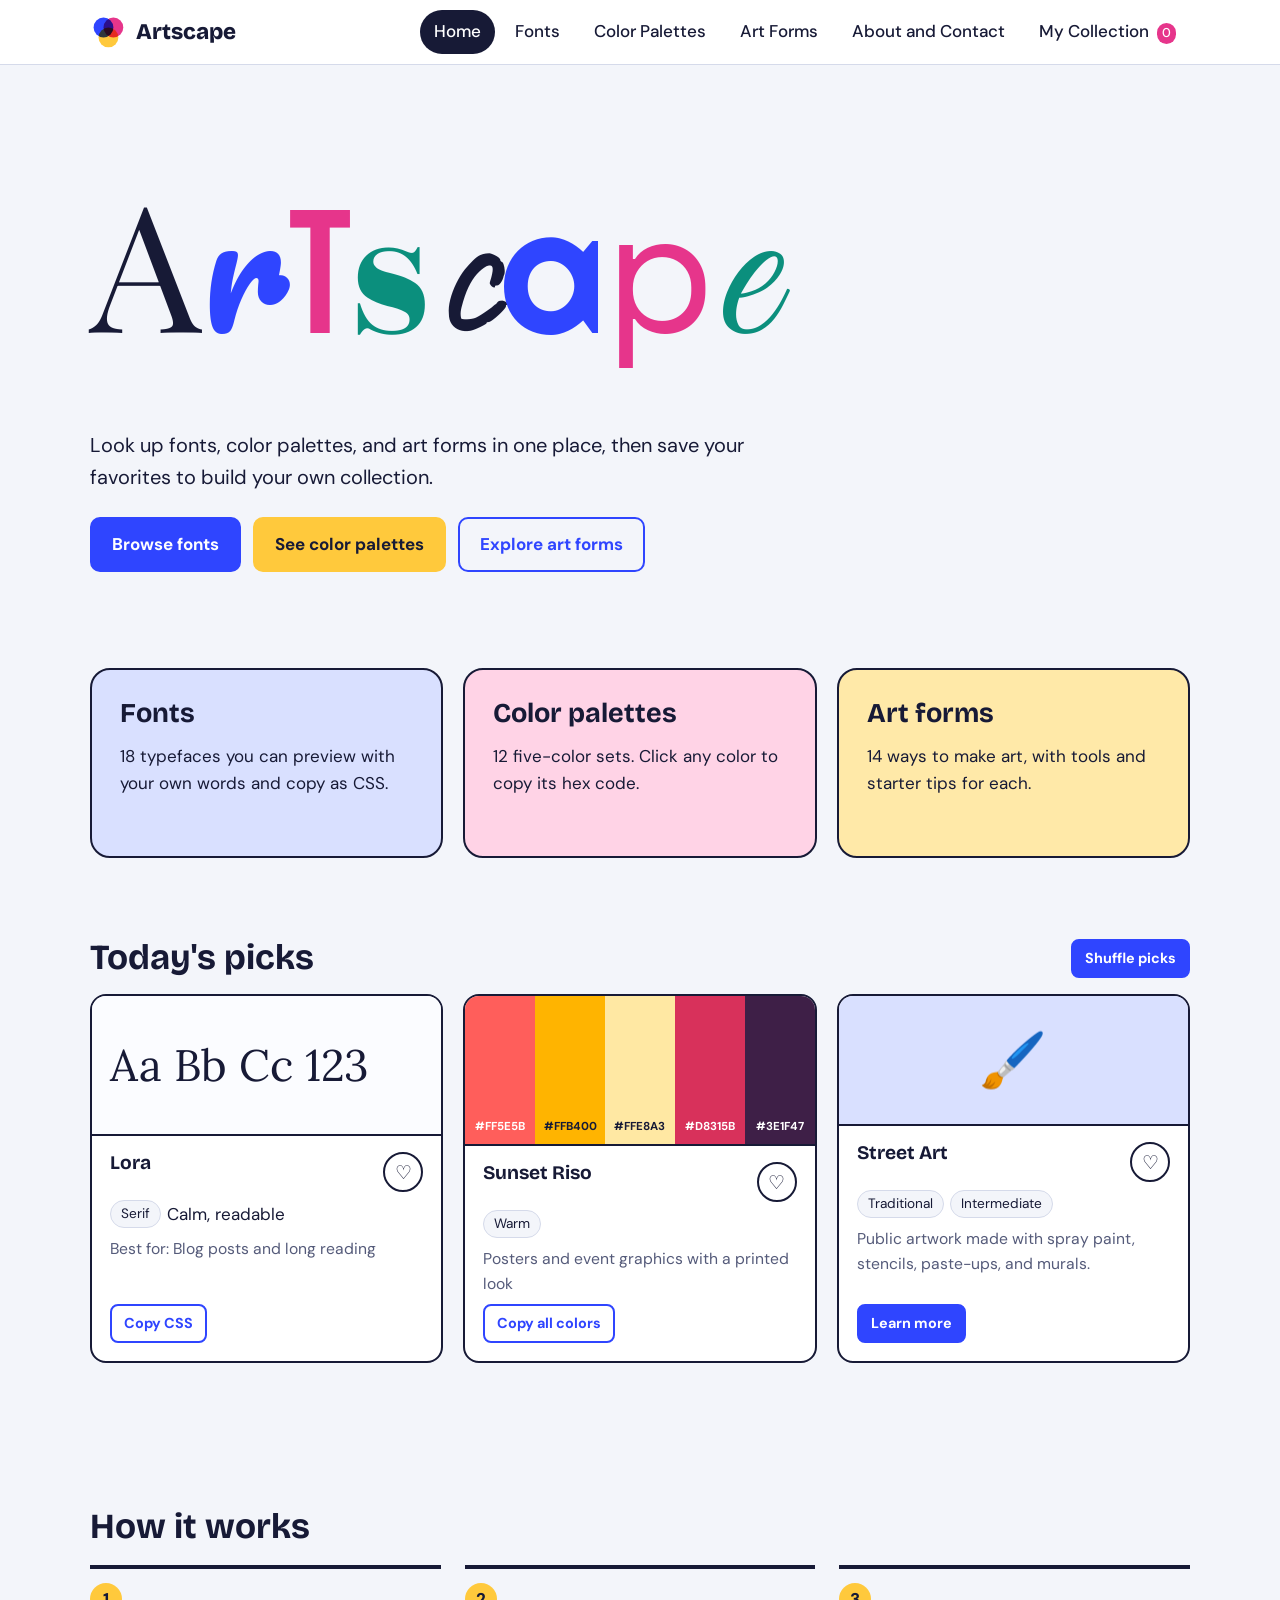
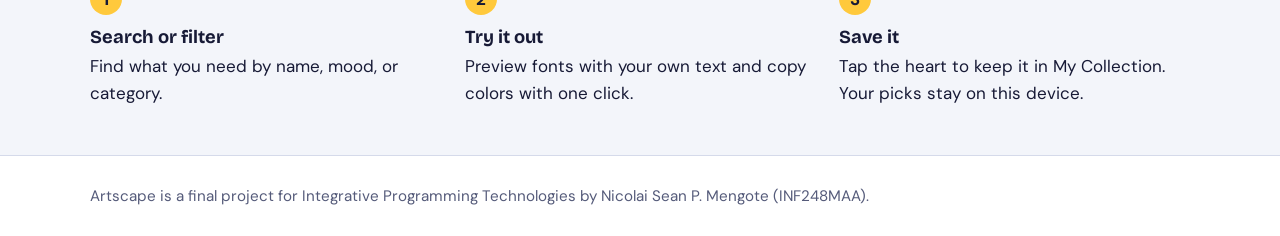
<file: index.html>
<!DOCTYPE html>
<html lang="en">
<head>
  <meta charset="UTF-8">
  <meta name="viewport" content="width=device-width, initial-scale=1">
  <title>Artscape | Fonts, colors, and art forms for creatives</title>
  <meta name="description" content="Artscape is a learning and inspiration library of fonts, color palettes, and art forms for creatives.">
  <link rel="preconnect" href="https://fonts.googleapis.com">
  <link rel="preconnect" href="https://fonts.gstatic.com" crossorigin>
  <link rel="stylesheet" href="https://fonts.googleapis.com/css2?family=Playfair+Display&family=Lora&family=Cormorant+Garamond&family=Merriweather&family=Montserrat&family=Poppins&family=Work+Sans&family=DM+Sans:wght@400;700&family=Pacifico&family=Dancing+Script&family=Great+Vibes&family=Bebas+Neue&family=Abril+Fatface&family=Righteous&family=Caveat&family=Permanent+Marker&family=Space+Mono&family=Courier+Prime&family=Bricolage+Grotesque:wght@500;700;800&display=swap">
  <link rel="stylesheet" href="css/style.css">
</head>
<body>
  <a class="skip-link" href="#main">Skip to content</a>

  <header class="site-header">
    <div class="container header-inner">
      <a class="brand" href="index.html" aria-label="Artscape home">
        <svg viewBox="0 0 40 40" aria-hidden="true">
          <circle cx="15" cy="15" r="11" fill="#2F45FF"/>
          <circle cx="26" cy="15" r="11" fill="#E6358B" style="mix-blend-mode:multiply"/>
          <circle cx="20.5" cy="26" r="11" fill="#FFC93C" style="mix-blend-mode:multiply"/>
        </svg>
        Artscape
      </a>
      <button class="menu-toggle" type="button" aria-expanded="false" aria-controls="site-nav">Menu</button>
      <nav id="site-nav" class="site-nav" aria-label="Main">
        <a href="index.html" aria-current="page">Home</a>
        <a href="fonts.html">Fonts</a>
        <a href="palettes.html">Color Palettes</a>
        <a href="art-forms.html">Art Forms</a>
        <a href="contact.html">About and Contact</a>
        <a href="collection.html">My Collection <span id="fav-count" class="count-badge" hidden>0</span></a>
      </nav>
    </div>
  </header>

  <main id="main">

    <section class="hero">
      <div class="container">
        <h1 class="wordmark" aria-label="Artscape"><span aria-hidden="true">A</span><span aria-hidden="true">r</span><span aria-hidden="true">t</span><span aria-hidden="true">s</span><span aria-hidden="true">c</span><span aria-hidden="true">a</span><span aria-hidden="true">p</span><span aria-hidden="true">e</span></h1>
        <p class="lead">Look up fonts, color palettes, and art forms in one place, then save your favorites to build your own collection.</p>
        <div class="actions">
          <a class="btn" href="fonts.html">Browse fonts</a>
          <a class="btn btn-sun" href="palettes.html">See color palettes</a>
          <a class="btn btn-ghost" href="art-forms.html">Explore art forms</a>
        </div>
      </div>
    </section>

    <section class="section">
      <div class="container">
        <div class="tiles">
          <a class="tile tile--fonts" href="fonts.html">
            <h3>Fonts</h3>
            <p><span id="count-fonts">0</span> typefaces you can preview with your own words and copy as CSS.</p>
          </a>
          <a class="tile tile--palettes" href="palettes.html">
            <h3>Color palettes</h3>
            <p><span id="count-palettes">0</span> five-color sets. Click any color to copy its hex code.</p>
          </a>
          <a class="tile tile--art" href="art-forms.html">
            <h3>Art forms</h3>
            <p><span id="count-art">0</span> ways to make art, with tools and starter tips for each.</p>
          </a>
        </div>
      </div>
    </section>

    <section class="section">
      <div class="container">
        <div class="section-head">
          <h2>Today's picks</h2>
          <button type="button" class="btn btn-small" id="shuffle">Shuffle picks</button>
        </div>
        <div class="grid" id="featured"></div>
      </div>
    </section>

    <section class="section">
      <div class="container">
        <h2>How it works</h2>
        <ol class="steps">
          <li><strong>Search or filter</strong>Find what you need by name, mood, or category.</li>
          <li><strong>Try it out</strong>Preview fonts with your own text and copy colors with one click.</li>
          <li><strong>Save it</strong>Tap the heart to keep it in My Collection. Your picks stay on this device.</li>
        </ol>
      </div>
    </section>

  </main>

  <footer class="site-footer">
    <div class="container">
      <p>Artscape is a final project for Integrative Programming Technologies by Nicolai Sean P. Mengote (INF248MAA).</p>
    </div>
  </footer>

  <script src="js/data.js"></script>
  <script src="js/main.js"></script>
  <script src="js/cards.js"></script>
  <script src="js/home.js"></script>
</body>
</html>
</file>
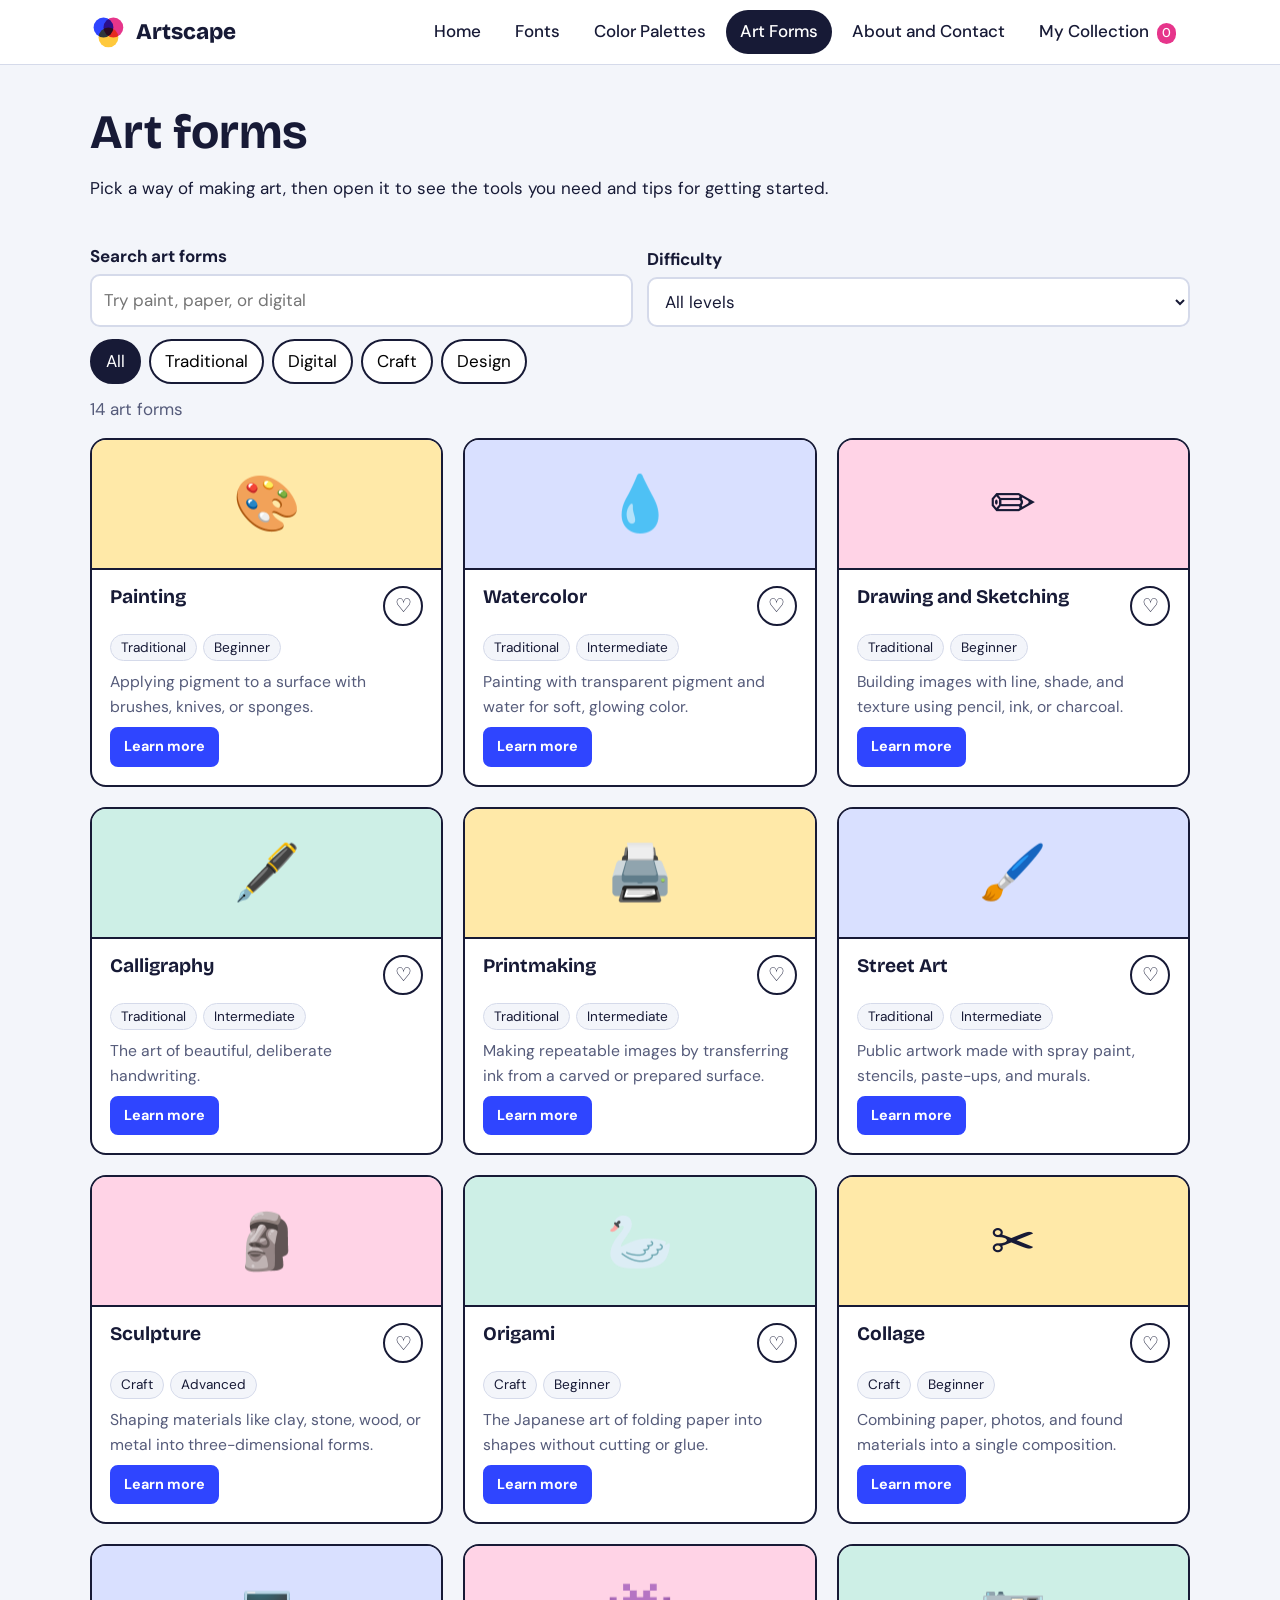
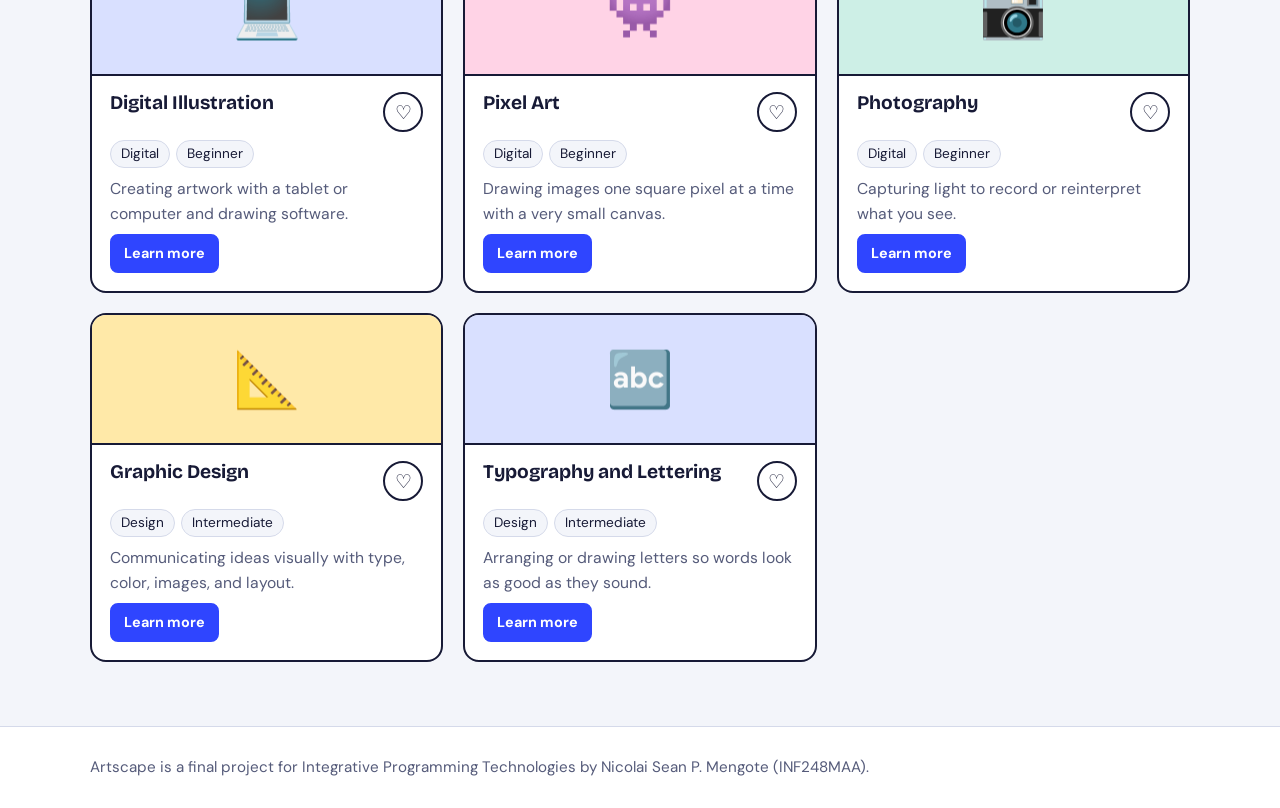
<file: art-forms.html>
<!DOCTYPE html>
<html lang="en">
<head>
  <meta charset="UTF-8">
  <meta name="viewport" content="width=device-width, initial-scale=1">
  <title>Art Forms | Artscape</title>
  <meta name="description" content="Explore art forms with tools and starter tips on Artscape.">
  <link rel="preconnect" href="https://fonts.googleapis.com">
  <link rel="preconnect" href="https://fonts.gstatic.com" crossorigin>
  <link rel="stylesheet" href="https://fonts.googleapis.com/css2?family=Playfair+Display&family=Lora&family=Cormorant+Garamond&family=Merriweather&family=Montserrat&family=Poppins&family=Work+Sans&family=DM+Sans:wght@400;700&family=Pacifico&family=Dancing+Script&family=Great+Vibes&family=Bebas+Neue&family=Abril+Fatface&family=Righteous&family=Caveat&family=Permanent+Marker&family=Space+Mono&family=Courier+Prime&family=Bricolage+Grotesque:wght@500;700;800&display=swap">
  <link rel="stylesheet" href="css/style.css">
</head>
<body>
  <a class="skip-link" href="#main">Skip to content</a>

  <header class="site-header">
    <div class="container header-inner">
      <a class="brand" href="index.html" aria-label="Artscape home">
        <svg viewBox="0 0 40 40" aria-hidden="true">
          <circle cx="15" cy="15" r="11" fill="#2F45FF"/>
          <circle cx="26" cy="15" r="11" fill="#E6358B" style="mix-blend-mode:multiply"/>
          <circle cx="20.5" cy="26" r="11" fill="#FFC93C" style="mix-blend-mode:multiply"/>
        </svg>
        Artscape
      </a>
      <button class="menu-toggle" type="button" aria-expanded="false" aria-controls="site-nav">Menu</button>
      <nav id="site-nav" class="site-nav" aria-label="Main">
        <a href="index.html">Home</a>
        <a href="fonts.html">Fonts</a>
        <a href="palettes.html">Color Palettes</a>
        <a href="art-forms.html" aria-current="page">Art Forms</a>
        <a href="contact.html">About and Contact</a>
        <a href="collection.html">My Collection <span id="fav-count" class="count-badge" hidden>0</span></a>
      </nav>
    </div>
  </header>

  <main id="main">

    <div class="container">
      <div class="page-head">
        <h1>Art forms</h1>
        <p>Pick a way of making art, then open it to see the tools you need and tips for getting started.</p>
      </div>

      <div class="toolbar">
        <div class="field">
          <label for="art-search">Search art forms</label>
          <input type="search" id="art-search" placeholder="Try paint, paper, or digital" autocomplete="off">
        </div>
        <div class="field">
          <label for="difficulty-filter">Difficulty</label>
          <select id="difficulty-filter">
            <option value="All">All levels</option>
            <option value="Beginner">Beginner</option>
            <option value="Intermediate">Intermediate</option>
            <option value="Advanced">Advanced</option>
          </select>
        </div>
      </div>

      <div class="chips" id="group-chips" role="group" aria-label="Filter by art group"></div>
      <p class="result-count" id="result-count" aria-live="polite"></p>
      <div class="grid" id="art-grid"></div>
    </div>

  </main>

  <footer class="site-footer">
    <div class="container">
      <p>Artscape is a final project for Integrative Programming Technologies by Nicolai Sean P. Mengote (INF248MAA).</p>
    </div>
  </footer>

  <script src="js/data.js"></script>
  <script src="js/main.js"></script>
  <script src="js/cards.js"></script>
  <script src="js/art-forms.js"></script>
</body>
</html>
</file>
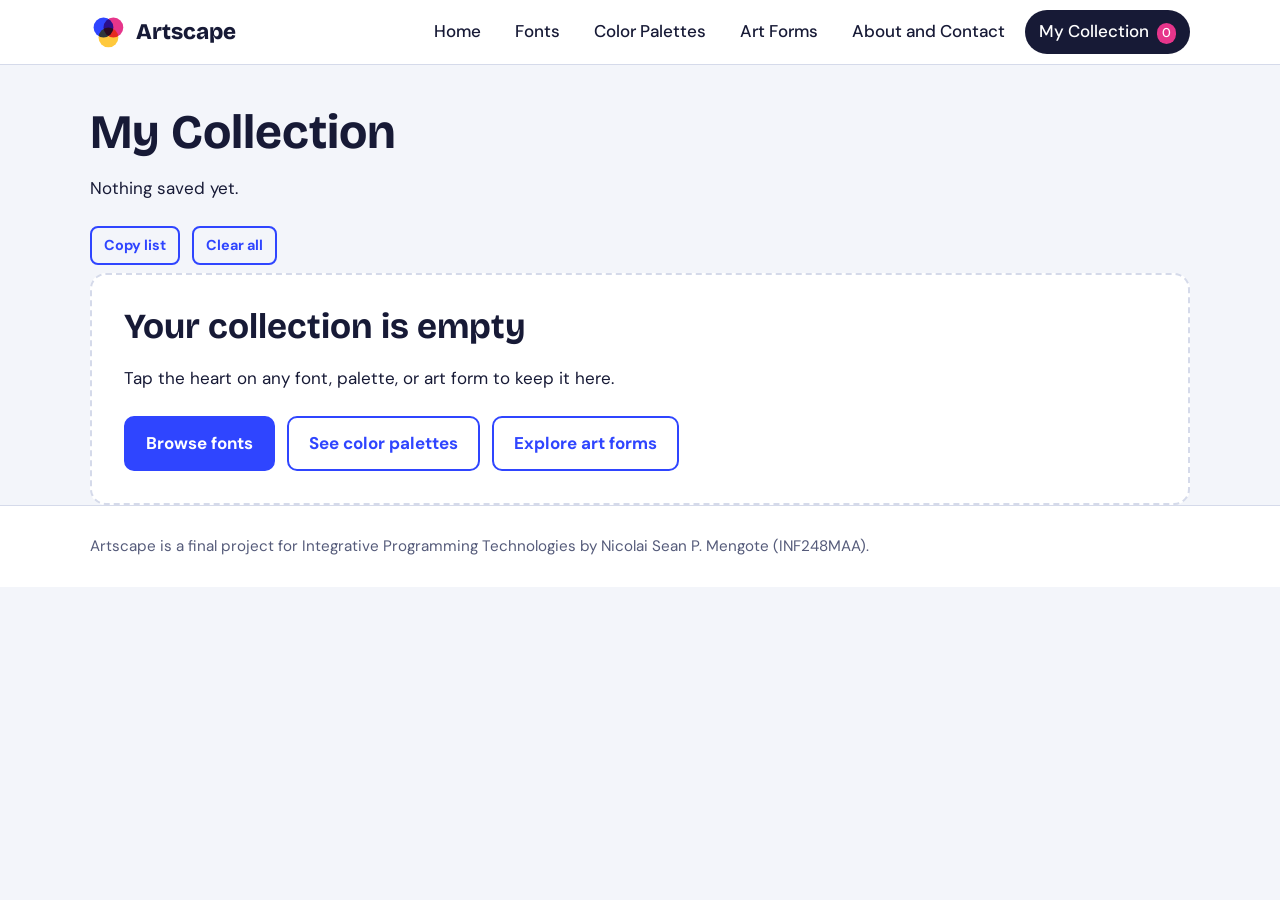
<file: collection.html>
<!DOCTYPE html>
<html lang="en">
<head>
  <meta charset="UTF-8">
  <meta name="viewport" content="width=device-width, initial-scale=1">
  <title>My Collection | Artscape</title>
  <meta name="description" content="Your saved fonts, color palettes, and art forms on Artscape.">
  <link rel="preconnect" href="https://fonts.googleapis.com">
  <link rel="preconnect" href="https://fonts.gstatic.com" crossorigin>
  <link rel="stylesheet" href="https://fonts.googleapis.com/css2?family=Playfair+Display&family=Lora&family=Cormorant+Garamond&family=Merriweather&family=Montserrat&family=Poppins&family=Work+Sans&family=DM+Sans:wght@400;700&family=Pacifico&family=Dancing+Script&family=Great+Vibes&family=Bebas+Neue&family=Abril+Fatface&family=Righteous&family=Caveat&family=Permanent+Marker&family=Space+Mono&family=Courier+Prime&family=Bricolage+Grotesque:wght@500;700;800&display=swap">
  <link rel="stylesheet" href="css/style.css">
</head>
<body>
  <a class="skip-link" href="#main">Skip to content</a>

  <header class="site-header">
    <div class="container header-inner">
      <a class="brand" href="index.html" aria-label="Artscape home">
        <svg viewBox="0 0 40 40" aria-hidden="true">
          <circle cx="15" cy="15" r="11" fill="#2F45FF"/>
          <circle cx="26" cy="15" r="11" fill="#E6358B" style="mix-blend-mode:multiply"/>
          <circle cx="20.5" cy="26" r="11" fill="#FFC93C" style="mix-blend-mode:multiply"/>
        </svg>
        Artscape
      </a>
      <button class="menu-toggle" type="button" aria-expanded="false" aria-controls="site-nav">Menu</button>
      <nav id="site-nav" class="site-nav" aria-label="Main">
        <a href="index.html">Home</a>
        <a href="fonts.html">Fonts</a>
        <a href="palettes.html">Color Palettes</a>
        <a href="art-forms.html">Art Forms</a>
        <a href="contact.html">About and Contact</a>
        <a href="collection.html" aria-current="page">My Collection <span id="fav-count" class="count-badge" hidden>0</span></a>
      </nav>
    </div>
  </header>

  <main id="main">

    <div class="container">
      <div class="page-head">
        <h1>My Collection</h1>
        <p id="collection-summary" aria-live="polite"></p>
        <div class="actions" id="collection-actions" hidden>
          <button type="button" class="btn btn-ghost btn-small" id="copy-list" data-copy="" data-toast="Collection list copied">Copy list</button>
          <button type="button" class="btn btn-ghost btn-small" id="clear-all">Clear all</button>
        </div>
      </div>
      <div id="collection"></div>
    </div>

  </main>

  <footer class="site-footer">
    <div class="container">
      <p>Artscape is a final project for Integrative Programming Technologies by Nicolai Sean P. Mengote (INF248MAA).</p>
    </div>
  </footer>

  <script src="js/data.js"></script>
  <script src="js/main.js"></script>
  <script src="js/cards.js"></script>
  <script src="js/collection.js"></script>
</body>
</html>
</file>
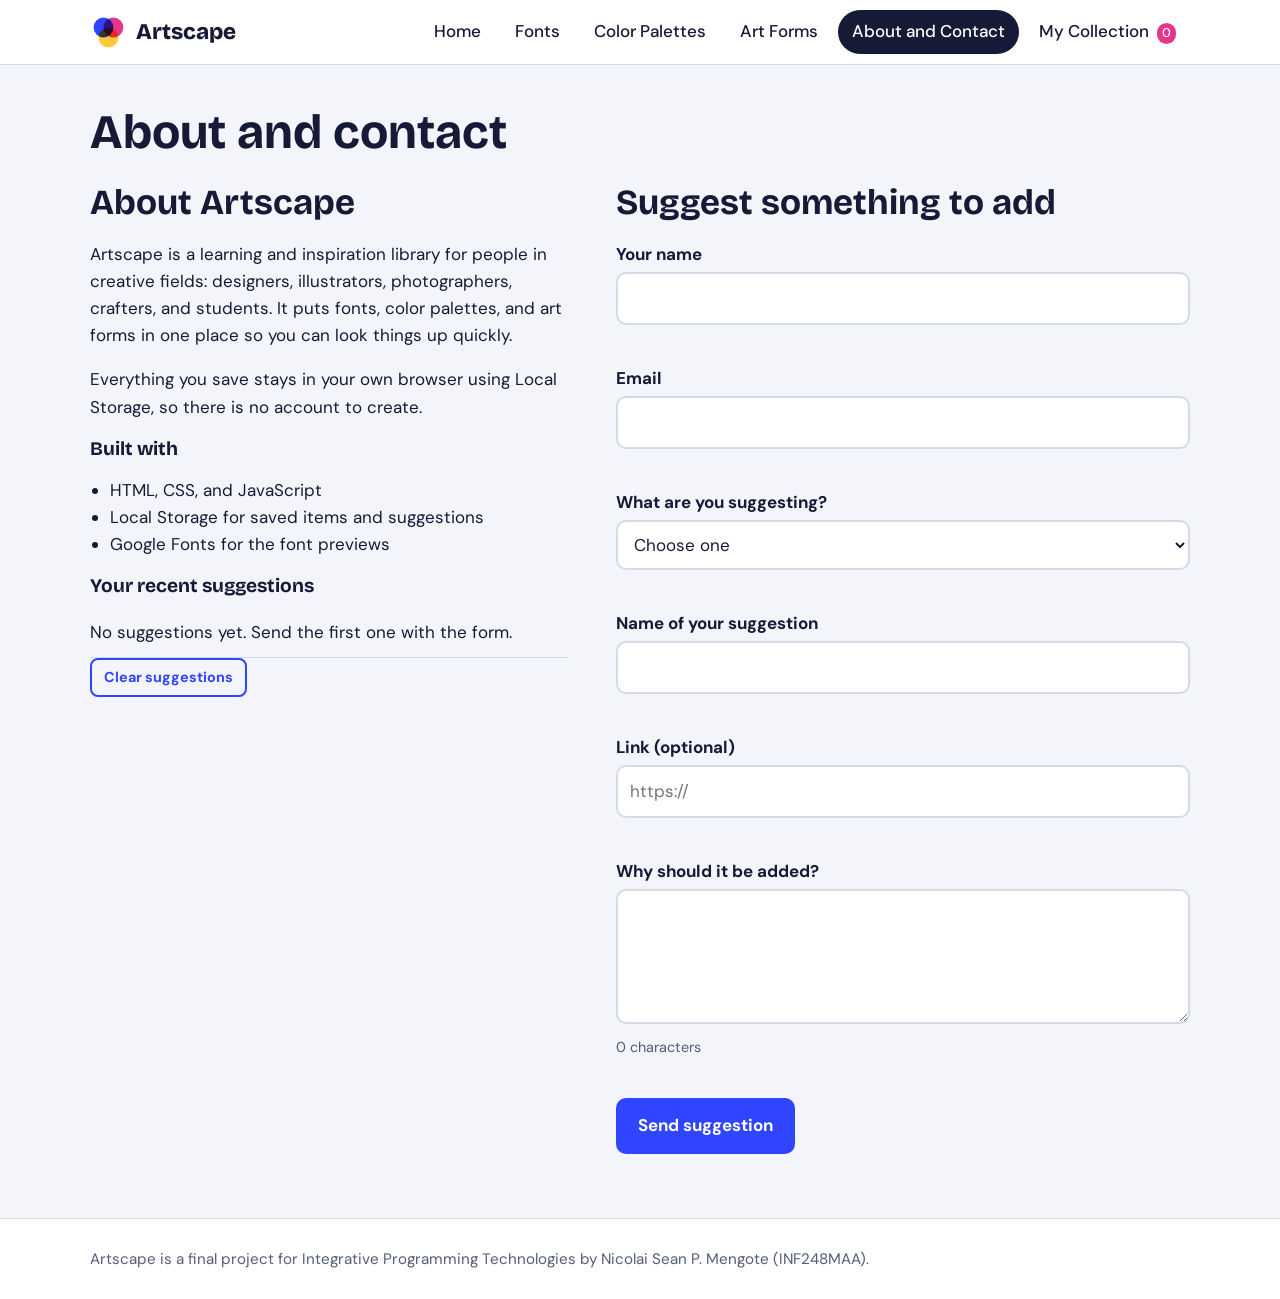
<file: contact.html>
<!DOCTYPE html>
<html lang="en">
<head>
  <meta charset="UTF-8">
  <meta name="viewport" content="width=device-width, initial-scale=1">
  <title>About and Contact | Artscape</title>
  <meta name="description" content="Learn about Artscape and suggest a font, palette, or art form.">
  <link rel="preconnect" href="https://fonts.googleapis.com">
  <link rel="preconnect" href="https://fonts.gstatic.com" crossorigin>
  <link rel="stylesheet" href="https://fonts.googleapis.com/css2?family=Playfair+Display&family=Lora&family=Cormorant+Garamond&family=Merriweather&family=Montserrat&family=Poppins&family=Work+Sans&family=DM+Sans:wght@400;700&family=Pacifico&family=Dancing+Script&family=Great+Vibes&family=Bebas+Neue&family=Abril+Fatface&family=Righteous&family=Caveat&family=Permanent+Marker&family=Space+Mono&family=Courier+Prime&family=Bricolage+Grotesque:wght@500;700;800&display=swap">
  <link rel="stylesheet" href="css/style.css">
</head>
<body>
  <a class="skip-link" href="#main">Skip to content</a>

  <header class="site-header">
    <div class="container header-inner">
      <a class="brand" href="index.html" aria-label="Artscape home">
        <svg viewBox="0 0 40 40" aria-hidden="true">
          <circle cx="15" cy="15" r="11" fill="#2F45FF"/>
          <circle cx="26" cy="15" r="11" fill="#E6358B" style="mix-blend-mode:multiply"/>
          <circle cx="20.5" cy="26" r="11" fill="#FFC93C" style="mix-blend-mode:multiply"/>
        </svg>
        Artscape
      </a>
      <button class="menu-toggle" type="button" aria-expanded="false" aria-controls="site-nav">Menu</button>
      <nav id="site-nav" class="site-nav" aria-label="Main">
        <a href="index.html">Home</a>
        <a href="fonts.html">Fonts</a>
        <a href="palettes.html">Color Palettes</a>
        <a href="art-forms.html">Art Forms</a>
        <a href="contact.html" aria-current="page">About and Contact</a>
        <a href="collection.html">My Collection <span id="fav-count" class="count-badge" hidden>0</span></a>
      </nav>
    </div>
  </header>

  <main id="main">

    <div class="container">
      <div class="page-head">
        <h1>About and contact</h1>
      </div>

      <div class="split">
        <section>
          <h2>About Artscape</h2>
          <p>Artscape is a learning and inspiration library for people in creative fields: designers, illustrators, photographers, crafters, and students. It puts fonts, color palettes, and art forms in one place so you can look things up quickly.</p>
          <p>Everything you save stays in your own browser using Local Storage, so there is no account to create.</p>
          <h3>Built with</h3>
          <ul class="stack-list">
            <li>HTML, CSS, and JavaScript</li>
            <li>Local Storage for saved items and suggestions</li>
            <li>Google Fonts for the font previews</li>
          </ul>
          <h3>Your recent suggestions</h3>
          <ul class="submissions" id="submissions"></ul>
          <button type="button" class="btn btn-ghost btn-small" id="clear-suggestions" hidden>Clear suggestions</button>
        </section>

        <section>
          <h2>Suggest something to add</h2>
          <div class="success" id="success" tabindex="-1" hidden></div>
          <form id="suggest-form" novalidate>
            <div class="field">
              <label for="name">Your name</label>
              <input type="text" id="name" name="name" autocomplete="name" aria-describedby="name-error">
              <p class="error" id="name-error" aria-live="polite"></p>
            </div>
            <div class="field">
              <label for="email">Email</label>
              <input type="email" id="email" name="email" autocomplete="email" aria-describedby="email-error">
              <p class="error" id="email-error" aria-live="polite"></p>
            </div>
            <div class="field">
              <label for="kind">What are you suggesting?</label>
              <select id="kind" name="kind" aria-describedby="kind-error">
                <option value="">Choose one</option>
                <option value="Font">Font</option>
                <option value="Color palette">Color palette</option>
                <option value="Art form">Art form</option>
              </select>
              <p class="error" id="kind-error" aria-live="polite"></p>
            </div>
            <div class="field">
              <label for="title">Name of your suggestion</label>
              <input type="text" id="title" name="title" aria-describedby="title-error">
              <p class="error" id="title-error" aria-live="polite"></p>
            </div>
            <div class="field">
              <label for="link">Link (optional)</label>
              <input type="url" id="link" name="link" placeholder="https://" aria-describedby="link-error">
              <p class="error" id="link-error" aria-live="polite"></p>
            </div>
            <div class="field">
              <label for="details">Why should it be added?</label>
              <textarea id="details" name="details" rows="4" aria-describedby="details-error details-count"></textarea>
              <p class="hint" id="details-count">0 characters</p>
              <p class="error" id="details-error" aria-live="polite"></p>
            </div>
            <button type="submit" class="btn">Send suggestion</button>
          </form>
        </section>
      </div>
    </div>

  </main>

  <footer class="site-footer">
    <div class="container">
      <p>Artscape is a final project for Integrative Programming Technologies by Nicolai Sean P. Mengote (INF248MAA).</p>
    </div>
  </footer>

  <script src="js/data.js"></script>
  <script src="js/main.js"></script>
  <script src="js/cards.js"></script>
  <script src="js/contact.js"></script>
</body>
</html>
</file>
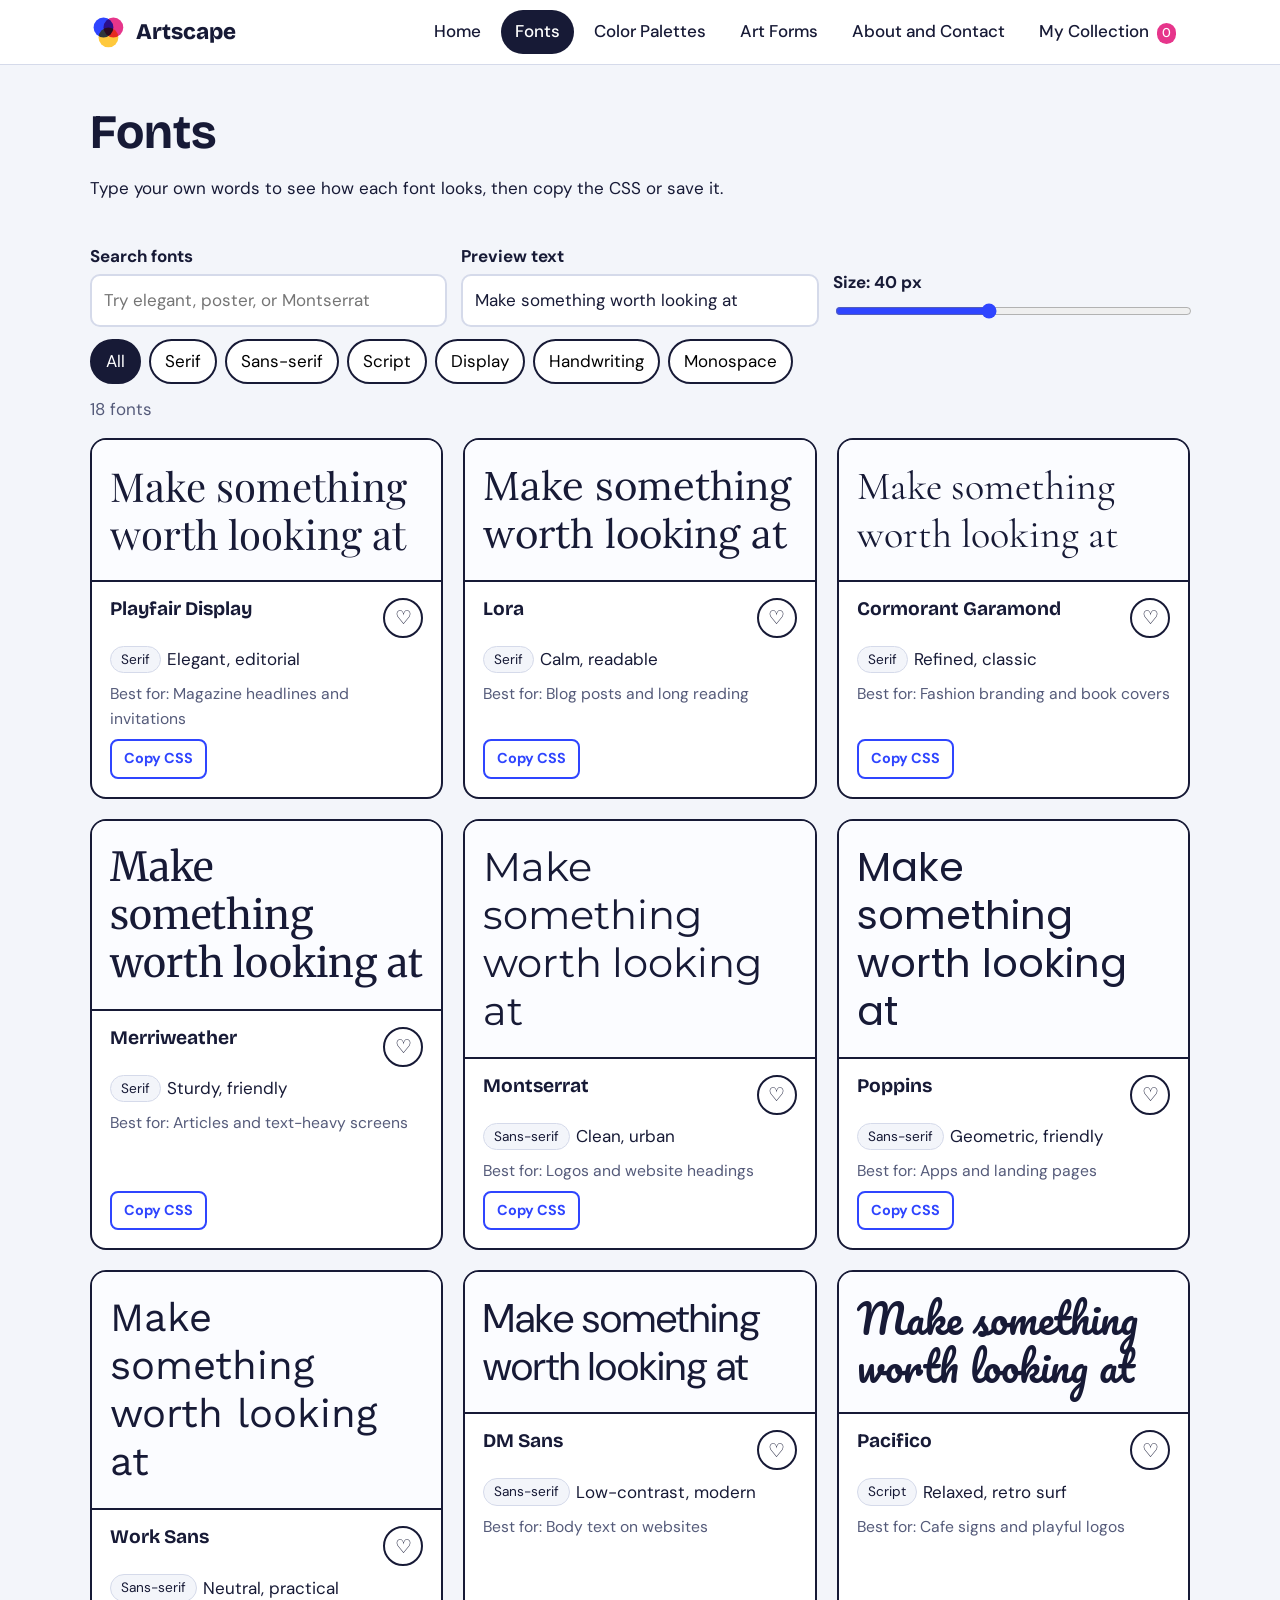
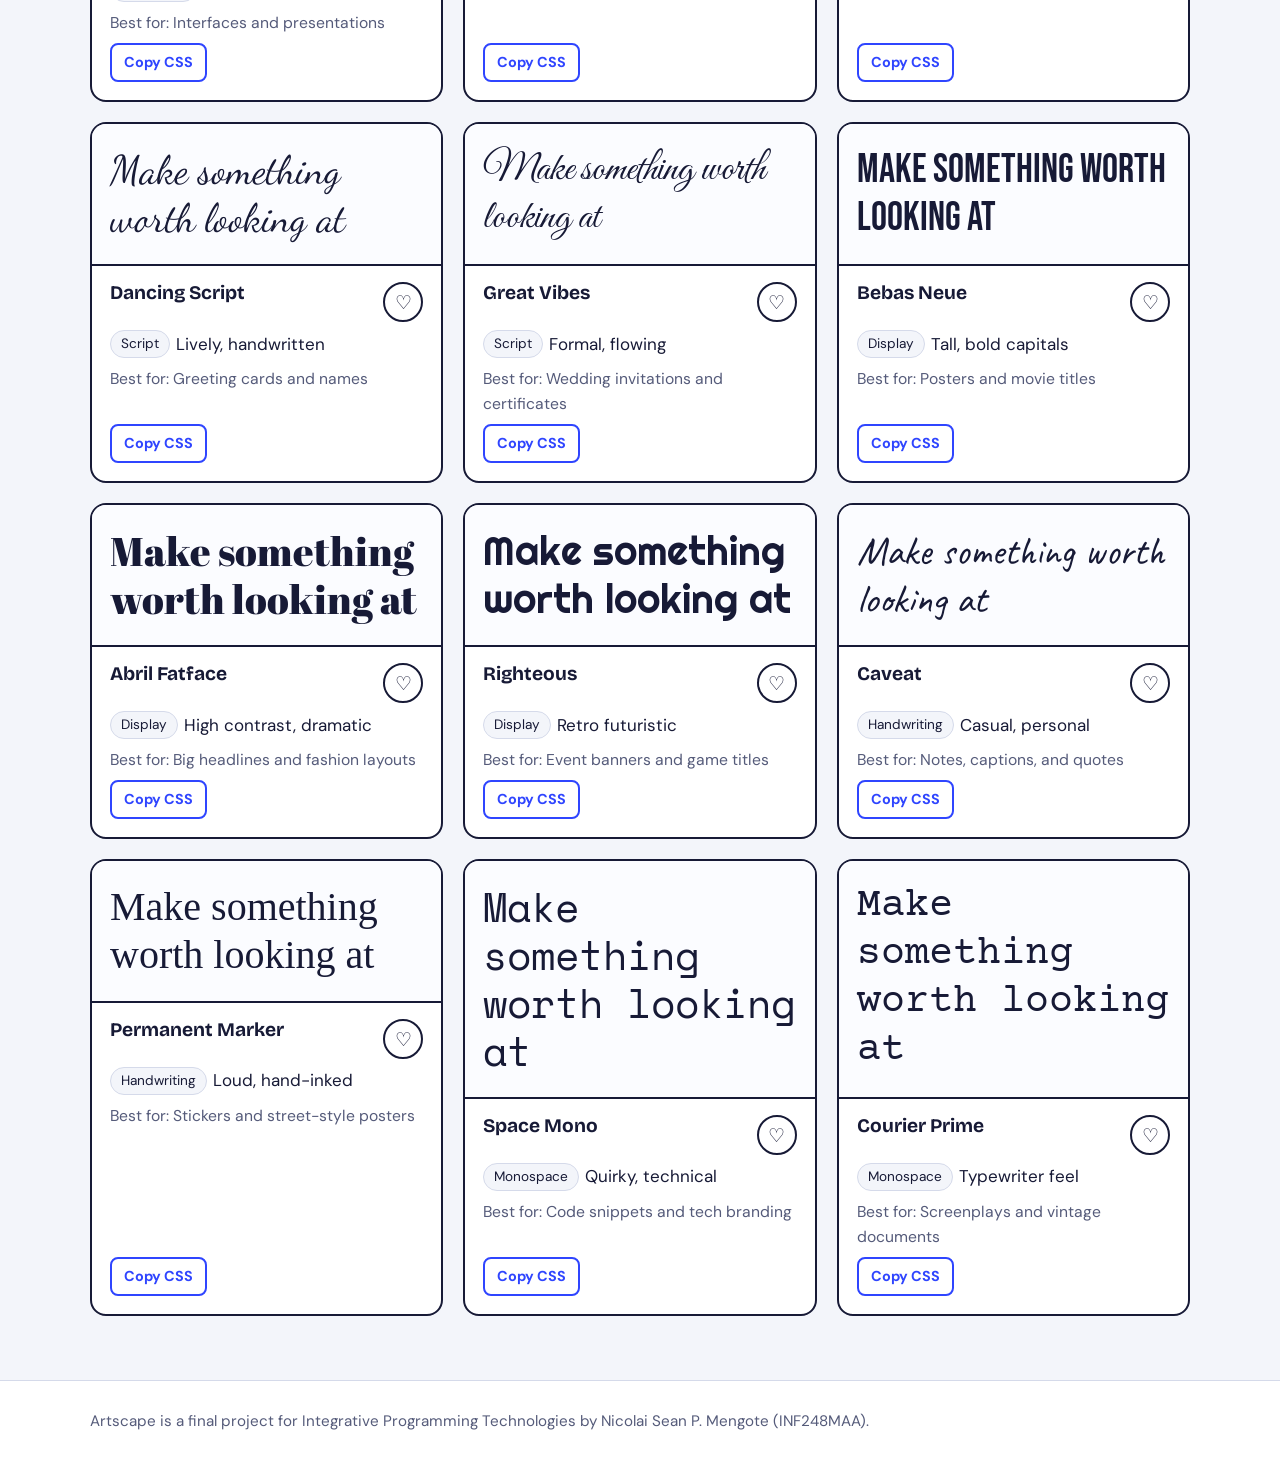
<file: fonts.html>
<!DOCTYPE html>
<html lang="en">
<head>
  <meta charset="UTF-8">
  <meta name="viewport" content="width=device-width, initial-scale=1">
  <title>Fonts | Artscape</title>
  <meta name="description" content="Preview and compare fonts with your own text on Artscape.">
  <link rel="preconnect" href="https://fonts.googleapis.com">
  <link rel="preconnect" href="https://fonts.gstatic.com" crossorigin>
  <link rel="stylesheet" href="https://fonts.googleapis.com/css2?family=Playfair+Display&family=Lora&family=Cormorant+Garamond&family=Merriweather&family=Montserrat&family=Poppins&family=Work+Sans&family=DM+Sans:wght@400;700&family=Pacifico&family=Dancing+Script&family=Great+Vibes&family=Bebas+Neue&family=Abril+Fatface&family=Righteous&family=Caveat&family=Permanent+Marker&family=Space+Mono&family=Courier+Prime&family=Bricolage+Grotesque:wght@500;700;800&display=swap">
  <link rel="stylesheet" href="css/style.css">
</head>
<body>
  <a class="skip-link" href="#main">Skip to content</a>

  <header class="site-header">
    <div class="container header-inner">
      <a class="brand" href="index.html" aria-label="Artscape home">
        <svg viewBox="0 0 40 40" aria-hidden="true">
          <circle cx="15" cy="15" r="11" fill="#2F45FF"/>
          <circle cx="26" cy="15" r="11" fill="#E6358B" style="mix-blend-mode:multiply"/>
          <circle cx="20.5" cy="26" r="11" fill="#FFC93C" style="mix-blend-mode:multiply"/>
        </svg>
        Artscape
      </a>
      <button class="menu-toggle" type="button" aria-expanded="false" aria-controls="site-nav">Menu</button>
      <nav id="site-nav" class="site-nav" aria-label="Main">
        <a href="index.html">Home</a>
        <a href="fonts.html" aria-current="page">Fonts</a>
        <a href="palettes.html">Color Palettes</a>
        <a href="art-forms.html">Art Forms</a>
        <a href="contact.html">About and Contact</a>
        <a href="collection.html">My Collection <span id="fav-count" class="count-badge" hidden>0</span></a>
      </nav>
    </div>
  </header>

  <main id="main">

    <div class="container">
      <div class="page-head">
        <h1>Fonts</h1>
        <p>Type your own words to see how each font looks, then copy the CSS or save it.</p>
      </div>

      <div class="toolbar">
        <div class="field">
          <label for="font-search">Search fonts</label>
          <input type="search" id="font-search" placeholder="Try elegant, poster, or Montserrat" autocomplete="off">
        </div>
        <div class="field">
          <label for="preview-text">Preview text</label>
          <input type="text" id="preview-text" autocomplete="off">
        </div>
        <div class="field">
          <label for="preview-size">Size: <span id="size-label">40 px</span></label>
          <input type="range" id="preview-size" min="16" max="72" value="40">
        </div>
      </div>

      <div class="chips" id="category-chips" role="group" aria-label="Filter by font category"></div>
      <p class="result-count" id="result-count" aria-live="polite"></p>
      <div class="grid" id="font-grid"></div>
    </div>

  </main>

  <footer class="site-footer">
    <div class="container">
      <p>Artscape is a final project for Integrative Programming Technologies by Nicolai Sean P. Mengote (INF248MAA).</p>
    </div>
  </footer>

  <script src="js/data.js"></script>
  <script src="js/main.js"></script>
  <script src="js/cards.js"></script>
  <script src="js/fonts.js"></script>
</body>
</html>
</file>
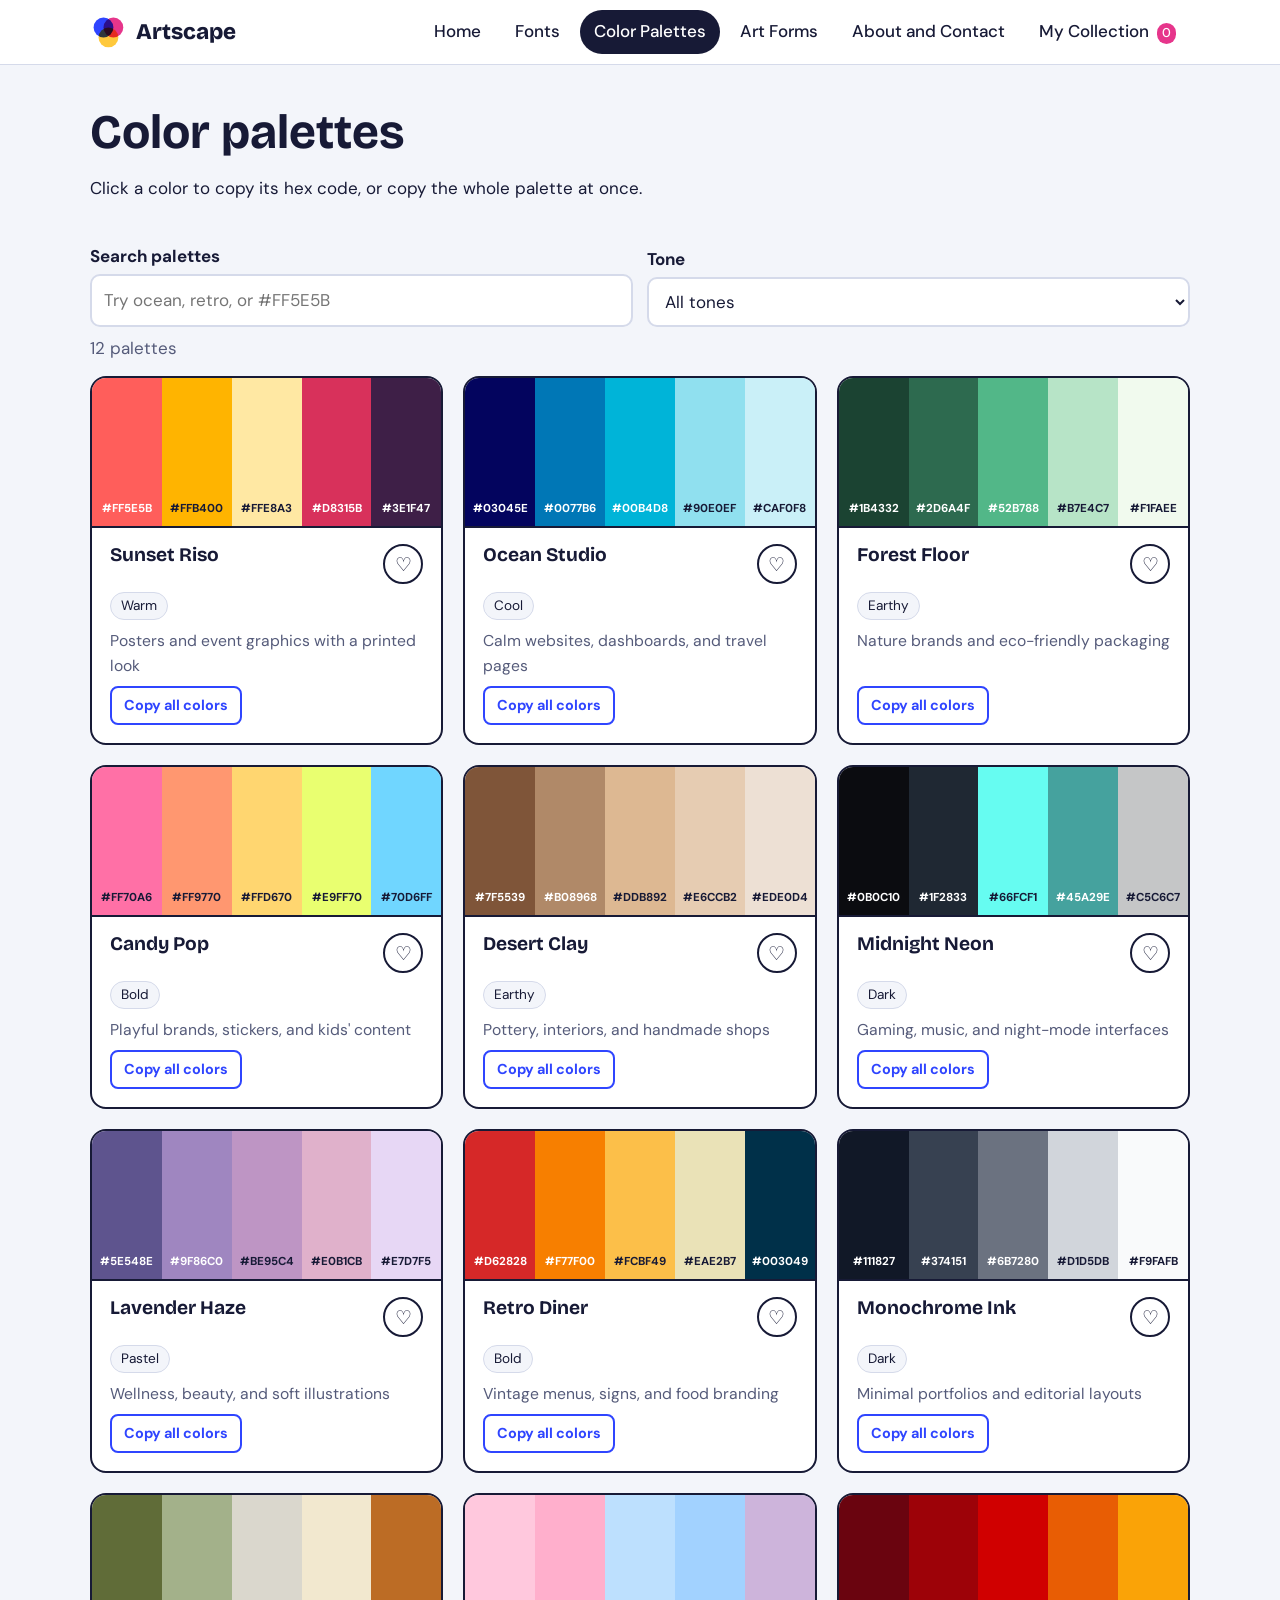
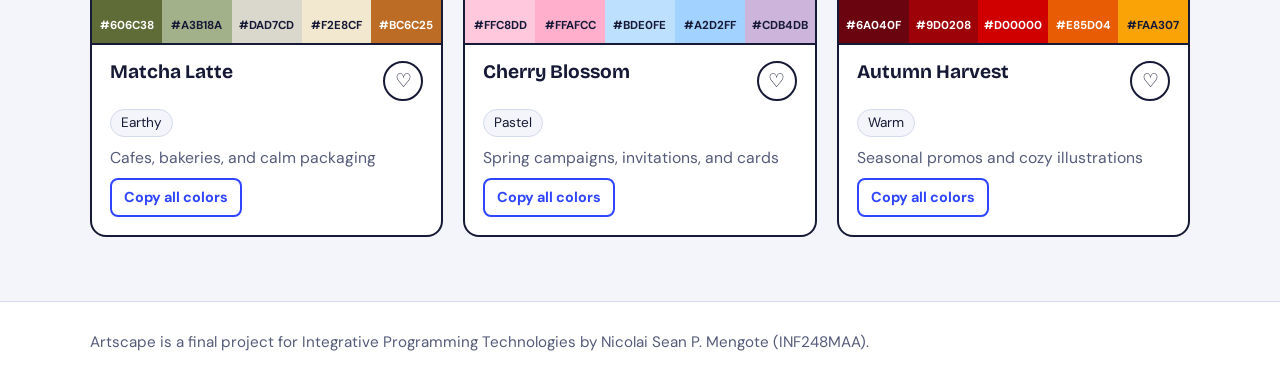
<file: palettes.html>
<!DOCTYPE html>
<html lang="en">
<head>
  <meta charset="UTF-8">
  <meta name="viewport" content="width=device-width, initial-scale=1">
  <title>Color Palettes | Artscape</title>
  <meta name="description" content="Browse color palettes and copy hex codes on Artscape.">
  <link rel="preconnect" href="https://fonts.googleapis.com">
  <link rel="preconnect" href="https://fonts.gstatic.com" crossorigin>
  <link rel="stylesheet" href="https://fonts.googleapis.com/css2?family=Playfair+Display&family=Lora&family=Cormorant+Garamond&family=Merriweather&family=Montserrat&family=Poppins&family=Work+Sans&family=DM+Sans:wght@400;700&family=Pacifico&family=Dancing+Script&family=Great+Vibes&family=Bebas+Neue&family=Abril+Fatface&family=Righteous&family=Caveat&family=Permanent+Marker&family=Space+Mono&family=Courier+Prime&family=Bricolage+Grotesque:wght@500;700;800&display=swap">
  <link rel="stylesheet" href="css/style.css">
</head>
<body>
  <a class="skip-link" href="#main">Skip to content</a>

  <header class="site-header">
    <div class="container header-inner">
      <a class="brand" href="index.html" aria-label="Artscape home">
        <svg viewBox="0 0 40 40" aria-hidden="true">
          <circle cx="15" cy="15" r="11" fill="#2F45FF"/>
          <circle cx="26" cy="15" r="11" fill="#E6358B" style="mix-blend-mode:multiply"/>
          <circle cx="20.5" cy="26" r="11" fill="#FFC93C" style="mix-blend-mode:multiply"/>
        </svg>
        Artscape
      </a>
      <button class="menu-toggle" type="button" aria-expanded="false" aria-controls="site-nav">Menu</button>
      <nav id="site-nav" class="site-nav" aria-label="Main">
        <a href="index.html">Home</a>
        <a href="fonts.html">Fonts</a>
        <a href="palettes.html" aria-current="page">Color Palettes</a>
        <a href="art-forms.html">Art Forms</a>
        <a href="contact.html">About and Contact</a>
        <a href="collection.html">My Collection <span id="fav-count" class="count-badge" hidden>0</span></a>
      </nav>
    </div>
  </header>

  <main id="main">

    <div class="container">
      <div class="page-head">
        <h1>Color palettes</h1>
        <p>Click a color to copy its hex code, or copy the whole palette at once.</p>
      </div>

      <div class="toolbar">
        <div class="field">
          <label for="palette-search">Search palettes</label>
          <input type="search" id="palette-search" placeholder="Try ocean, retro, or #FF5E5B" autocomplete="off">
        </div>
        <div class="field">
          <label for="tone-filter">Tone</label>
          <select id="tone-filter">
            <option value="All">All tones</option>
            <option value="Warm">Warm</option>
            <option value="Cool">Cool</option>
            <option value="Pastel">Pastel</option>
            <option value="Dark">Dark</option>
            <option value="Bold">Bold</option>
            <option value="Earthy">Earthy</option>
          </select>
        </div>
      </div>

      <p class="result-count" id="result-count" aria-live="polite"></p>
      <div class="grid" id="palette-grid"></div>
    </div>

  </main>

  <footer class="site-footer">
    <div class="container">
      <p>Artscape is a final project for Integrative Programming Technologies by Nicolai Sean P. Mengote (INF248MAA).</p>
    </div>
  </footer>

  <script src="js/data.js"></script>
  <script src="js/main.js"></script>
  <script src="js/cards.js"></script>
  <script src="js/palettes.js"></script>
</body>
</html>
</file>
<file: css/style.css>
/* ==========================================================
   Artscape - main stylesheet
   Sections: 1 Variables, 2 Base, 3 Header, 4 Buttons,
   5 Home, 6 Toolbar and chips, 7 Cards, 8 Dialog and toast,
   9 Forms, 10 Footer, 11 Responsive
   ========================================================== */

/* 1. Variables */
:root {
  --paper: #F3F5FA;
  --card: #FFFFFF;
  --ink: #171A36;
  --muted: #555B7A;
  --line: #D5DAEA;
  --cobalt: #2F45FF;
  --magenta: #E6358B;
  --sun: #FFC93C;
  --teal: #0B8F7D;
  --danger: #B3123F;
  --display: "Bricolage Grotesque", "Segoe UI", system-ui, sans-serif;
  --body: "DM Sans", "Segoe UI", system-ui, sans-serif;
}

/* 2. Base */
*, *::before, *::after { box-sizing: border-box; }
html { scroll-behavior: smooth; }
body {
  margin: 0;
  background: var(--paper);
  color: var(--ink);
  font-family: var(--body);
  font-size: 1.0625rem;
  line-height: 1.6;
}
svg { max-width: 100%; }
a { color: var(--cobalt); }
h1, h2, h3, h4 { font-family: var(--display); line-height: 1.15; margin: 0 0 0.5em; }
h2 { font-size: clamp(1.6rem, 3.5vw, 2.2rem); }
h3 { font-size: 1.2rem; }
p { margin: 0 0 1em; max-width: 68ch; }
.container { width: min(1100px, 92%); margin-inline: auto; }
:focus-visible { outline: 3px solid var(--cobalt); outline-offset: 3px; border-radius: 4px; }

.skip-link {
  position: absolute;
  left: -999px;
  top: 8px;
  background: var(--ink);
  color: #fff;
  padding: 8px 14px;
  border-radius: 8px;
  z-index: 100;
}
.skip-link:focus { left: 8px; }

/* 3. Header */
.site-header {
  background: var(--card);
  border-bottom: 1px solid var(--line);
  position: sticky;
  top: 0;
  z-index: 20;
}
.header-inner {
  display: flex;
  align-items: center;
  justify-content: space-between;
  gap: 16px;
  min-height: 64px;
}
.brand {
  display: flex;
  align-items: center;
  gap: 10px;
  font-family: var(--display);
  font-weight: 800;
  font-size: 1.4rem;
  color: var(--ink);
  text-decoration: none;
}
.brand svg { width: 36px; height: 36px; }
.site-nav { display: flex; gap: 6px; flex-wrap: wrap; }
.site-nav a {
  padding: 8px 14px;
  border-radius: 999px;
  color: var(--ink);
  text-decoration: none;
  font-weight: 500;
}
.site-nav a:hover { background: var(--paper); }
.site-nav a[aria-current="page"] { background: var(--ink); color: #fff; }
.count-badge {
  display: inline-block;
  min-width: 1.5em;
  padding: 0 0.4em;
  margin-left: 4px;
  border-radius: 999px;
  background: var(--magenta);
  color: #fff;
  font-size: 0.8rem;
  text-align: center;
}
.menu-toggle {
  display: none;
  padding: 8px 14px;
  border: 2px solid var(--ink);
  border-radius: 10px;
  background: #fff;
  font: inherit;
  font-weight: 700;
  cursor: pointer;
}

/* 4. Buttons */
.btn {
  display: inline-flex;
  align-items: center;
  gap: 8px;
  padding: 12px 20px;
  border: 2px solid var(--cobalt);
  border-radius: 10px;
  background: var(--cobalt);
  color: #fff;
  font: inherit;
  font-weight: 700;
  text-decoration: none;
  cursor: pointer;
}
.btn:hover { background: #1F33D6; border-color: #1F33D6; }
.btn-ghost { background: transparent; color: var(--cobalt); }
.btn-ghost:hover { background: var(--cobalt); color: #fff; }
.btn-sun { background: var(--sun); border-color: var(--sun); color: var(--ink); }
.btn-sun:hover { background: #F5B800; border-color: #F5B800; }
.btn-small { padding: 6px 12px; font-size: 0.9rem; border-radius: 8px; }

/* 5. Home */
.hero { padding: clamp(40px, 8vw, 96px) 0 clamp(32px, 6vw, 64px); }
.wordmark {
  margin: 0 0 0.15em;
  display: flex;
  flex-wrap: wrap;
  align-items: baseline;
  font-size: clamp(4rem, 16vw, 11rem);
  line-height: 1.05;
  font-weight: 400;
}
.wordmark span:nth-child(1) { font-family: "Playfair Display", Georgia, serif; color: var(--ink); }
.wordmark span:nth-child(2) { font-family: "Pacifico", cursive; color: var(--cobalt); }
.wordmark span:nth-child(3) { font-family: "Bebas Neue", Impact, sans-serif; color: var(--magenta); }
.wordmark span:nth-child(4) { font-family: "Abril Fatface", Georgia, serif; color: var(--teal); }
.wordmark span:nth-child(5) { font-family: "Caveat", cursive; color: var(--ink); font-size: 1.15em; }
.wordmark span:nth-child(6) { font-family: "Righteous", sans-serif; color: var(--cobalt); }
.wordmark span:nth-child(7) { font-family: "Space Mono", monospace; color: var(--magenta); }
.wordmark span:nth-child(8) { font-family: "Great Vibes", cursive; color: var(--teal); font-size: 1.3em; }
.lead { font-size: 1.25rem; max-width: 52ch; }
.actions { display: flex; flex-wrap: wrap; gap: 12px; margin-top: 24px; }

.section { padding: 32px 0 48px; }
.section-head {
  display: flex;
  justify-content: space-between;
  align-items: center;
  flex-wrap: wrap;
  gap: 12px;
  margin-bottom: 16px;
}
.section-head h2 { margin: 0; }

.tiles { display: grid; grid-template-columns: repeat(auto-fit, minmax(260px, 1fr)); gap: 20px; }
.tile {
  display: block;
  padding: 28px;
  min-height: 190px;
  border: 2px solid var(--ink);
  border-radius: 20px;
  color: var(--ink);
  text-decoration: none;
  transition: transform 0.15s, box-shadow 0.15s;
}
.tile h3 { font-size: 1.7rem; }
.tile p { margin: 0; }
.tile:hover { transform: translate(-3px, -3px); box-shadow: 5px 5px 0 var(--ink); }
.tile--fonts { background: #D9E0FF; }
.tile--palettes { background: #FFD3E6; }
.tile--art { background: #FFE9A8; }

.steps {
  display: grid;
  grid-template-columns: repeat(auto-fit, minmax(220px, 1fr));
  gap: 24px;
  padding: 0;
  margin: 0;
  list-style: none;
  counter-reset: step;
}
.steps li { padding-top: 14px; border-top: 4px solid var(--ink); counter-increment: step; }
.steps li::before {
  content: counter(step);
  display: inline-grid;
  place-items: center;
  width: 32px;
  height: 32px;
  margin-bottom: 8px;
  border-radius: 50%;
  background: var(--sun);
  font-weight: 800;
}
.steps strong { display: block; font-family: var(--display); font-size: 1.15rem; }

/* 6. Toolbar and chips */
.page-head { padding: 40px 0 8px; }
.page-head h1 { font-size: clamp(2rem, 5vw, 3rem); margin-bottom: 0.3em; }
.toolbar { display: flex; flex-wrap: wrap; gap: 14px; align-items: end; margin: 16px 0 8px; }
.toolbar .field { flex: 1 1 220px; margin: 0; }
label { display: block; font-weight: 700; margin-bottom: 4px; }
input[type="text"], input[type="search"], input[type="email"], input[type="url"], select, textarea {
  width: 100%;
  padding: 11px 12px;
  border: 2px solid var(--line);
  border-radius: 10px;
  background: #fff;
  font: inherit;
  color: var(--ink);
}
input:focus, select:focus, textarea:focus { border-color: var(--cobalt); }
input[type="range"] { width: 100%; accent-color: var(--cobalt); }
.chips { display: flex; flex-wrap: wrap; gap: 8px; margin: 12px 0 12px; }
.chip {
  padding: 7px 14px;
  border: 2px solid var(--ink);
  border-radius: 999px;
  background: #fff;
  font: inherit;
  cursor: pointer;
}
.chip[aria-pressed="true"] { background: var(--ink); color: #fff; }
.result-count { color: var(--muted); margin: 0 0 14px; }

/* 7. Cards */
.grid {
  display: grid;
  grid-template-columns: repeat(auto-fill, minmax(270px, 1fr));
  gap: 20px;
  padding-bottom: 64px;
}
.card {
  display: flex;
  flex-direction: column;
  overflow: hidden;
  background: var(--card);
  border: 2px solid var(--ink);
  border-radius: 16px;
}
.card-body { display: flex; flex-direction: column; gap: 8px; flex: 1; padding: 16px 18px 18px; }
.card-head { display: flex; justify-content: space-between; align-items: flex-start; gap: 8px; }
.card-head h3 { margin: 0; }
.card p { margin: 0; color: var(--muted); font-size: 0.98rem; }
.card .btn { align-self: flex-start; margin-top: auto; }
.card-actions { display: flex; flex-wrap: wrap; gap: 8px; margin-top: auto; }
.tag {
  display: inline-block;
  padding: 2px 10px;
  border: 1px solid var(--line);
  border-radius: 999px;
  background: var(--paper);
  color: var(--ink);
  font-size: 0.85rem;
}
.meta { display: flex; flex-wrap: wrap; gap: 6px; align-items: center; }

.font-preview {
  display: flex;
  align-items: center;
  min-height: 140px;
  padding: 22px 18px;
  border-bottom: 2px solid var(--ink);
  background: #FBFCFF;
  line-height: 1.2;
  overflow-wrap: anywhere;
}
.swatches { display: flex; height: 150px; border-bottom: 2px solid var(--ink); }
.swatch {
  flex: 1;
  display: flex;
  align-items: flex-end;
  justify-content: center;
  padding: 0 0 8px;
  border: 0;
  font: inherit;
  font-size: 0.72rem;
  font-weight: 700;
  cursor: pointer;
  transition: flex 0.15s;
}
.swatch:hover, .swatch:focus-visible { flex: 1.5; }
.art-cover {
  display: grid;
  place-items: center;
  height: 130px;
  font-size: 3.4rem;
  border-bottom: 2px solid var(--ink);
}
.fav-btn {
  flex: none;
  width: 40px;
  height: 40px;
  border: 2px solid var(--ink);
  border-radius: 50%;
  background: #fff;
  color: var(--ink);
  font-size: 1.2rem;
  line-height: 1;
  cursor: pointer;
}
.fav-btn::before { content: "\2661"; }
.fav-btn[aria-pressed="true"] { background: var(--magenta); border-color: var(--magenta); color: #fff; }
.fav-btn[aria-pressed="true"]::before { content: "\2665"; }
.empty {
  grid-column: 1 / -1;
  padding: 32px;
  border: 2px dashed var(--line);
  border-radius: 16px;
  background: #fff;
}
.empty p { max-width: 60ch; }
.collection-group { margin-bottom: 8px; }
.collection-group h2 { margin-top: 24px; }

/* 8. Dialog and toast */
dialog {
  width: min(640px, 92vw);
  max-height: 90vh;
  padding: 0;
  border: 2px solid var(--ink);
  border-radius: 20px;
  background: var(--card);
  color: var(--ink);
}
dialog::backdrop { background: rgba(23, 26, 54, 0.55); }
.dialog-cover { display: flex; align-items: center; gap: 16px; padding: 20px 24px; border-bottom: 2px solid var(--ink); }
.dialog-cover .emoji { font-size: 3rem; line-height: 1; }
.dialog-cover h2 { margin: 0 0 6px; }
.dialog-body { padding: 8px 24px 24px; }
.dialog-body h3 { margin: 1.2em 0 0.3em; font-size: 1.05rem; }
.dialog-body ul { margin: 0; padding-left: 1.2em; }
.dialog-actions { display: flex; flex-wrap: wrap; align-items: center; gap: 10px; margin-top: 22px; }
.toast {
  position: fixed;
  left: 50%;
  bottom: 24px;
  z-index: 50;
  max-width: 90vw;
  padding: 12px 20px;
  border-radius: 10px;
  background: var(--ink);
  color: #fff;
  opacity: 0;
  pointer-events: none;
  transform: translateX(-50%) translateY(20px);
  transition: opacity 0.2s, transform 0.2s;
}
.toast.show { opacity: 1; transform: translateX(-50%); }

/* 9. Forms */
.split { display: grid; grid-template-columns: 1fr 1.2fr; gap: 48px; padding-bottom: 64px; }
.field { margin-bottom: 18px; }
.error { min-height: 1.2em; margin: 4px 0 0; color: var(--danger); font-size: 0.92rem; }
[aria-invalid="true"] { border-color: var(--danger) !important; }
.hint { color: var(--muted); font-size: 0.9rem; margin: 4px 0 0; }
.success {
  margin-bottom: 24px;
  padding: 18px 20px;
  border: 2px solid var(--teal);
  border-radius: 14px;
  background: #E6F7F3;
}
.success p { margin: 0; }
.submissions { margin: 12px 0 0; padding: 0; list-style: none; }
.submissions li { padding: 10px 0; border-bottom: 1px solid var(--line); }
.stack-list { padding-left: 1.2em; }

/* 10. Footer */
.site-footer {
  padding: 28px 0;
  border-top: 1px solid var(--line);
  background: #fff;
  color: var(--muted);
  font-size: 0.95rem;
}
.site-footer p { margin: 0; max-width: none; }

/* 11. Responsive */
@media (max-width: 860px) {
  .menu-toggle { display: inline-block; }
  .site-nav {
    display: none;
    position: absolute;
    left: 0;
    right: 0;
    top: 100%;
    flex-direction: column;
    padding: 12px 4%;
    background: var(--card);
    border-bottom: 1px solid var(--line);
  }
  .site-header.nav-open .site-nav { display: flex; }
  .split { grid-template-columns: 1fr; gap: 24px; }
}
@media (prefers-reduced-motion: reduce) {
  * { transition: none !important; scroll-behavior: auto !important; }
}
</file>
